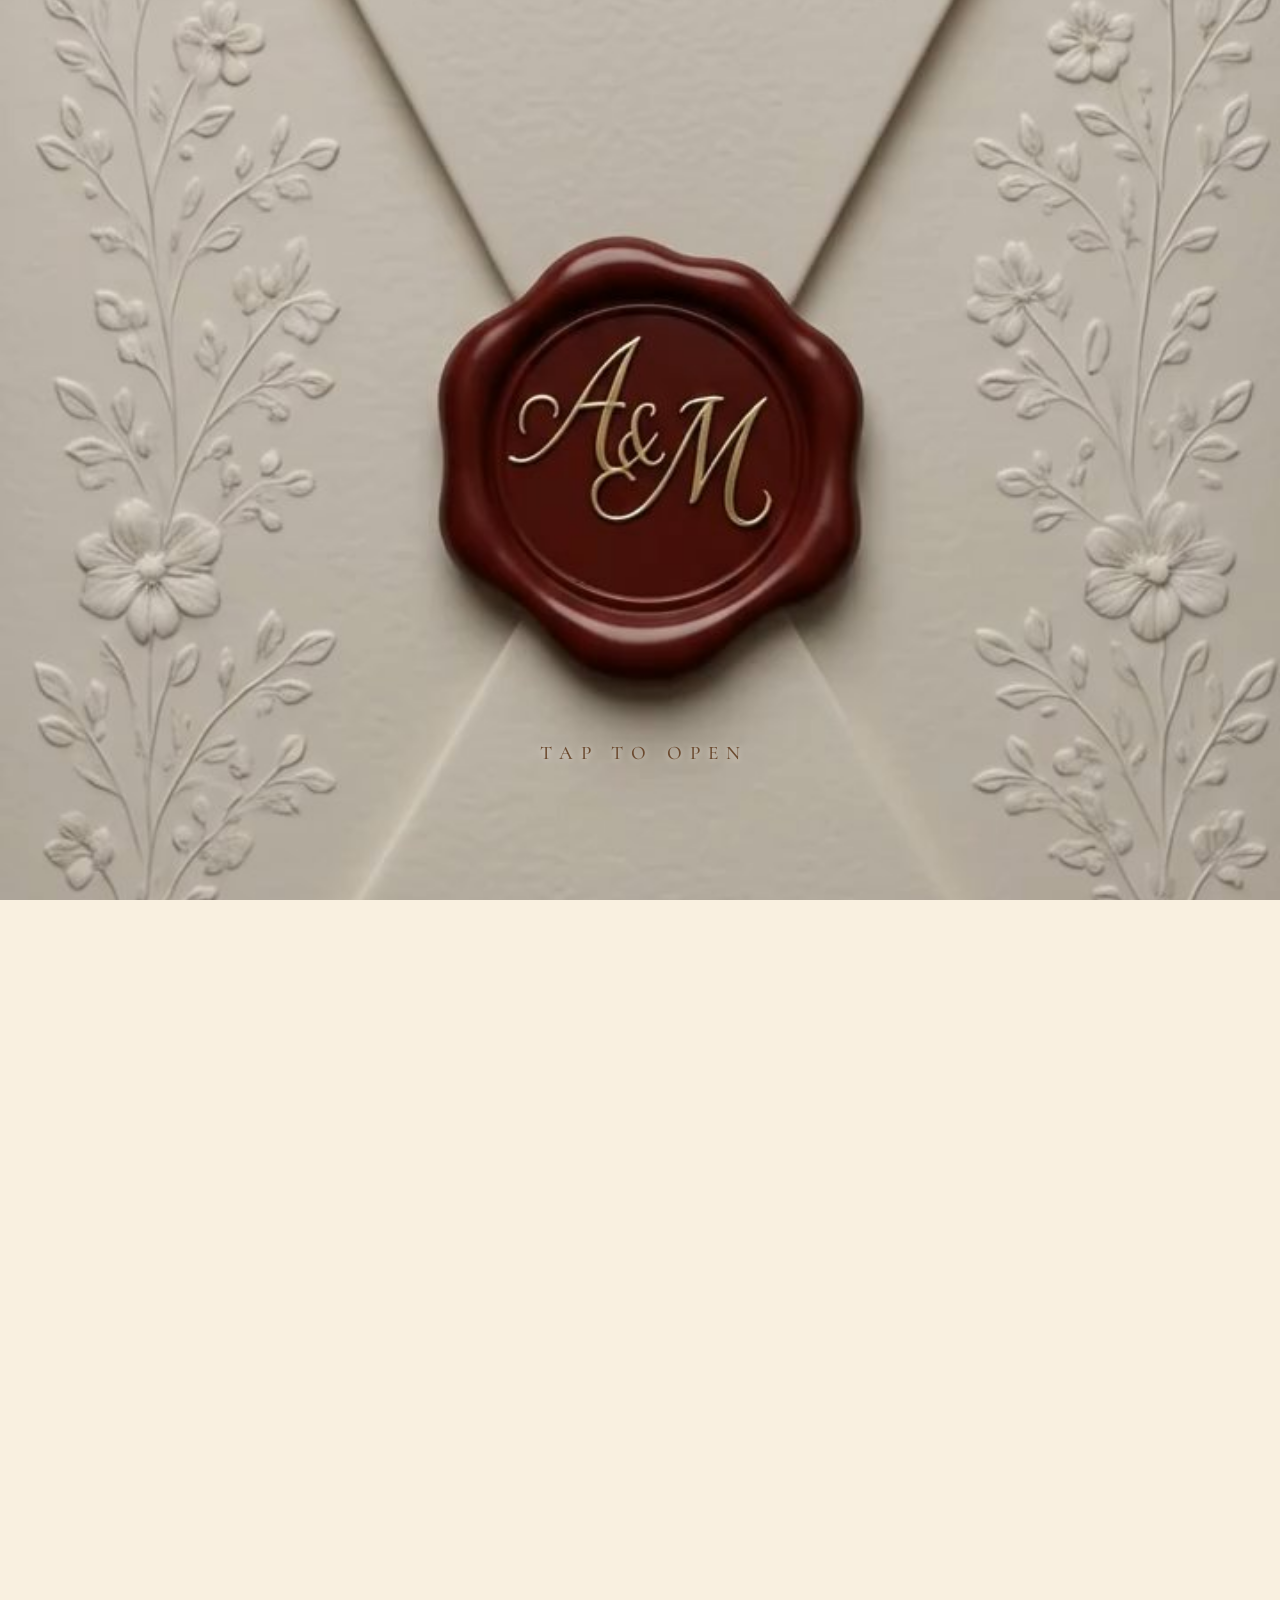
<file: index.html>
<!DOCTYPE html>
<html lang="en">
<head>
  <meta charset="UTF-8" />
  <meta name="viewport" content="width=device-width, initial-scale=1.0" />
  <!-- ═══════════════════════════════════════════════════════════
       EDIT ME: page title shown in the browser tab
       ═══════════════════════════════════════════════════════════ -->
  <title>Afeefa &amp; Muhammed — Wedding Invitation</title>
  <link rel="preconnect" href="https://fonts.googleapis.com" />
  <link rel="preconnect" href="https://fonts.gstatic.com" crossorigin />
  <link
    href="https://fonts.googleapis.com/css2?family=Cinzel:wght@400;500;600&family=Ovo&family=Great+Vibes&family=Cormorant+Garamond:wght@500;600&display=swap"
    rel="stylesheet"
  />
  <style>
/* ══════════════════════════════════════════════════════════════
   THE SACRED GARDEN — wedding invitation
   Palette + fonts (edit the variables to re-theme the whole site)
   ══════════════════════════════════════════════════════════════ */
:root {
  --cream:       #f9f0e0;
  --cream-soft:  #f6f1e8;
  --cream-deep:  #efe3cc;
  --gold:        #a67d2b;
  --gold-bright: #cda95a;
  --gold-deep:   #8a6620;
  --brown:       #6c513f;
  --brown-soft:  #846f61;
  --maroon:      #5a0f1b;
  --maroon-deep: #43060f;

  --font-head:   'Ovo', serif;   /* repointed: non-heading labels use the body serif */
  --font-body:   'Ovo', serif;
  --font-script: 'Great Vibes', cursive;
}

* { margin: 0; padding: 0; box-sizing: border-box; }

html { scroll-behavior: smooth; }

body {
  font-family: var(--font-body);
  background: var(--cream);
  color: var(--brown);
  overflow-x: hidden;
}
body.locked { overflow: hidden; height: 100dvh; }

/* ══════════════════════════════════════════════════════════════
   ENVELOPE INTRO — photoreal ivory envelope, blind-embossed
   florals, poured wax seal. Tap anywhere to open.
   ══════════════════════════════════════════════════════════════ */
.envelope-screen {
  position: fixed; inset: 0; z-index: 100;
  background: #ede6d8;
  cursor: pointer; outline: none;
  perspective: 1200px;
  overflow: hidden;
  touch-action: manipulation;
  transition: opacity 3s ease;
}
.envelope-screen.away { opacity: 0; visibility: hidden; pointer-events: none; }
.envelope-screen.env-fade { opacity: 0; }   /* the ~3s cross-fade into the invitation */
.env-video {
  position: absolute; inset: 0;
  width: 100%; height: 100%;
  object-fit: cover; object-position: center;
  background: #ede6d8;
}
.env-poster {
  position: absolute; inset: 0;
  width: 100%; height: 100%;
  object-fit: cover; object-position: center;
  z-index: 1;                 /* sits over the video until the first frame renders */
  transition: opacity .25s ease;
}
.env-poster.hidden { opacity: 0; }
.envelope-screen:focus-visible { outline: 3px solid var(--gold-bright); outline-offset: -6px; }

/* paper base + cotton grain */
.env-base {
  position: absolute; inset: 0;
  background: radial-gradient(115% 85% at 50% 42%, #f2ecdf 0%, #ede6d8 55%, #e2d8c2 100%);
}
.env-base::after, .env-flap::after {
  content: ""; position: absolute; inset: 0; pointer-events: none; opacity: .55;
  background-image: url("data:image/svg+xml;utf8,<svg xmlns='http://www.w3.org/2000/svg' width='120' height='120'><filter id='g'><feTurbulence type='fractalNoise' baseFrequency='0.9' numOctaves='2'/></filter><rect width='120' height='120' filter='url(%23g)' opacity='0.045'/></svg>");
}
.env-shading { position: absolute; inset: 0; width: 100%; height: 100%; }
/* side sprays: artwork on the right, mirrored copy on the left */
.env-strip {
  position: absolute; top: 50%;
  width: clamp(170px, 34vw, 340px); height: auto;
}
.env-strip.left { left: -2%; transform: translateY(-50%) scaleX(-1); }
.env-strip.right { right: -2%; transform: translateY(-50%); }
/* corner pair along the bottom flap edges (flipped copy of the top artwork) */
.base-pair {
  position: absolute; bottom: 0; left: 50%;
  width: min(92vw, 820px); height: auto;
  transform: translateX(-50%) rotate(180deg);
}

/* the top flap: separate sheet of paper, opens in 3D around its top edge */
.env-flap-wrap {
  position: absolute; inset: 0; z-index: 3;
  transform-origin: top center;
  filter: drop-shadow(0 2px 3px rgba(110, 85, 50, .32));
  pointer-events: none;
}
.envelope-screen.open .env-flap-wrap {
  animation: flap-open 3s cubic-bezier(.4, 0, .2, 1) .2s forwards;
}
@keyframes flap-open {
  from { transform: rotateX(0deg); }
  to   { transform: rotateX(-180deg); }
}
.env-flap {
  position: absolute; inset: 0;
  clip-path: polygon(0 0, 100% 0, 50% 47%);
  background: linear-gradient(180deg, #f2ecdf 0%, #ece4d3 55%, #e4dac4 100%);
}
.flap-edges { position: absolute; inset: 0; width: 100%; height: 100%; }
.flap-inside { position: absolute; inset: 0; background: #b3a081; opacity: 0; }
.envelope-screen.open .flap-inside {
  animation: flap-darken 3s cubic-bezier(.4, 0, .2, 1) .2s forwards;
}
@keyframes flap-darken {
  0%, 40% { opacity: 0; }
  65%     { opacity: .42; }
  100%    { opacity: .5; }
}
/* corner pair on the opening flap, angled along its edges */
.flap-pair {
  position: absolute; top: 0; left: 50%;
  width: min(92vw, 820px); height: auto;
  transform: translateX(-50%);
}

/* wax seal (photoreal PNG) */
.wax-seal {
  position: absolute; left: 50%; top: 47%;
  transform: translate(-50%, -50%);
  width: clamp(150px, 42vw, 185px);
  height: auto;
  z-index: 4;
  filter: drop-shadow(0 3px 4px rgba(58, 12, 18, .32)) drop-shadow(0 12px 18px rgba(58, 12, 18, .26));
  animation: seal-pulse 3.2s ease-in-out infinite;
  transition: transform .5s ease, opacity .45s ease;
  user-select: none;
  -webkit-user-drag: none;
}
.envelope-screen.open .wax-seal {
  transform: translate(-50%, -50%) scale(1.08);
  opacity: 0;
  transition: transform .25s ease-out, opacity .25s ease-out;
  animation: none;
}
@keyframes seal-pulse {
  0%, 100% { scale: 1; }
  50%      { scale: 1.04; }
}

/* tap hint */
.env-hint {
  position: absolute; left: 50%; bottom: clamp(9%, 15vh, 17%);
  transform: translateX(-50%);
  z-index: 4;
  margin: 0;
  font-family: 'Cormorant Garamond', var(--font-body), serif;
  font-weight: 500;
  font-size: clamp(.95rem, 3.2vw, 1.2rem);
  letter-spacing: .42em; text-indent: .42em;
  text-transform: uppercase;
  white-space: nowrap;
  color: #6b4a2f;
  text-shadow: 0 1px 6px rgba(255, 250, 244, .75);
  animation: soft-pulse 2.6s ease-in-out infinite;
  transition: opacity .4s ease;
}
.env-hint.hidden { opacity: 0; animation: none; }

@keyframes fade-down {
  from { opacity: 0; transform: translateY(-16px); }
  to   { opacity: 1; transform: translateY(0); }
}
@keyframes soft-pulse {
  0%, 100% { opacity: .45; }
  50%      { opacity: 1; }
}

/* ══════════════════════════════════════════════════════════════
   MAIN SITE
   ══════════════════════════════════════════════════════════════ */
.site { opacity: 0; transition: opacity 2.5s ease; }
.site.shown { opacity: 1; }

.container { width: min(92vw, 1080px); margin: 0 auto; text-align: center; }
.container.narrow { max-width: 720px; }
.welcome .container.narrow,
.schedule .container.narrow { max-width: min(96vw, 1060px); }
.section { padding: clamp(4rem, 10vw, 7rem) 0; }

/* scroll-reveal */
.reveal {
  opacity: 0;
  transform: translateY(28px);
  transition: opacity .9s ease, transform .9s cubic-bezier(.22, 1, .36, 1);
}
.reveal.visible { opacity: 1; transform: none; }
.reveal.d1 { transition-delay: .15s; }
.reveal.d2 { transition-delay: .3s; }
.reveal.d3 { transition-delay: .45s; }
.reveal.d4 { transition-delay: .6s; }

/* ── hero ── */
.hero {
  min-height: 100dvh;
  display: flex; align-items: center; justify-content: center;
  position: relative;
  overflow: hidden;
  background:
    radial-gradient(ellipse at 50% 20%, #fdf7ea 0%, var(--cream) 60%, var(--cream-soft) 100%);
}

/* full-screen background video — fades in with the site's crossfade */
.hero-video {
  position: absolute; inset: 0;
  width: 100%; height: 100%;
  object-fit: cover; object-position: center;
  z-index: 0;
  opacity: 0;
  transition: opacity 1.8s ease;
}
.site.shown .hero-video { opacity: 1; }
/* soft radial scrim: clearest in the centre, gently darker at the edges */
.hero-scrim {
  position: absolute; inset: 0; z-index: 1;
  pointer-events: none;
  background:
    radial-gradient(ellipse 78% 68% at 50% 42%,
      rgba(40, 26, 12, 0) 0%,
      rgba(40, 26, 12, .10) 52%,
      rgba(34, 22, 10, .34) 82%,
      rgba(28, 18, 8, .52) 100%);
}
/* dissolve the bottom of the video into the cream section — no hard seam */
.hero-fade {
  position: absolute; left: 0; right: 0; bottom: -1px;
  height: 9%; z-index: 1; pointer-events: none;
  background: linear-gradient(to bottom,
    rgba(249, 240, 224, 0)   0%,
    rgba(249, 240, 224, .26) 100%);
}
.hero-inner { text-align: center; padding: 2rem; z-index: 2; position: relative; }
.hero-eyebrow {
  font-family: var(--font-head);
  letter-spacing: .45em;
  text-transform: uppercase;
  font-size: clamp(.75rem, 2.4vw, .95rem);
  color: #6B4E3D;
  text-shadow: 0 1px 6px rgba(255, 250, 244, .75), 0 1px 2px rgba(255, 251, 246, .6);
}
.hero-names {
  font-family: var(--font-script);
  font-weight: 400;
  font-size: clamp(3rem, 12vw, 6.2rem);
  color: var(--gold);
  line-height: 1.15;
  margin: 1rem 0;
  text-shadow: 0 1px 4px rgba(74, 48, 20, .45), 0 2px 16px rgba(255, 250, 244, .35);
}
.hero-names .amp { font-size: .55em; vertical-align: .18em; color: var(--gold-deep); }
.hero-date {
  font-family: var(--font-head);
  font-size: clamp(1.05rem, 3.6vw, 1.5rem);
  letter-spacing: .4em;
  margin-top: 1.4rem;
  color: #6B4E3D;
  text-shadow: 0 1px 6px rgba(255, 250, 244, .75), 0 1px 2px rgba(255, 251, 246, .6);
}
.hero-tagline {
  margin-top: 1.6rem;
  font-style: italic;
  font-size: clamp(.95rem, 3vw, 1.15rem);
  color: #6B4E3D;
  line-height: 1.8;
  text-shadow: 0 1px 6px rgba(255, 250, 244, .75), 0 1px 2px rgba(255, 251, 246, .6);
}

/* ── torn-paper backdrop panels ── */
.paper-panel { position: relative; }
.paper-bg {
  position: absolute; inset: 0;
  width: 100%; height: 100%;
  object-fit: cover;               /* preserves the texture's proportions, no stretch */
  z-index: 0;
  pointer-events: none; user-select: none; -webkit-user-drag: none;
  filter: drop-shadow(0 12px 24px rgba(58, 38, 16, .3));
}
.paper-content { position: relative; z-index: 1; }

/* welcome paper renders as the full PNG in flow — uncropped, all four torn edges visible */
.welcome-paper .paper-bg {
  /* full image in flow: trimmed PNG has torn edges flush to its own edges, so at 98vw
     the torn left/right edges reach the screen sides AND all four edges stay visible */
  position: relative; inset: auto;
  display: block; width: 100%; height: auto;
  object-fit: fill;
  filter: none;                                  /* no drop shadow */
  -webkit-mask-image: none; mask-image: none;    /* no fade/crop */
}
/* text sits centred on top of the full paper image */
.welcome-paper .paper-content {
  position: absolute; inset: 0;
  display: flex; flex-direction: column; justify-content: center;
  padding: clamp(30px, 5vw, 68px) clamp(48px, 9vw, 130px);
}
/* text sits centred on top of the full paper image */
/* lift the section so the paper tucks up under the florals and overlaps the video */
.welcome { margin-top: -92px; position: relative; z-index: 2; }

/* welcome card: heading + paragraph, generous padding keeps torn edges clear of the text */
.welcome-paper {
  /* full-bleed breakout: escapes the centred .container width cap entirely */
  width: 98vw;
  margin-left: calc(50% - 49vw);
  margin-right: calc(50% - 49vw);
}
/* text stays a comfortable centred column, not stretched to the edges */
.welcome-paper .lead { max-width: 620px; margin-left: auto; margin-right: auto; }
.welcome-paper .script { margin-top: 0; }
.bismillah {
  direction: rtl;
  font-size: clamp(1.15rem, 4.2vw, 1.7rem);
  line-height: 1.9;
  color: var(--gold-deep);
  margin: 0 0 .7rem;
}

/* floral drapes bridging the video seam onto the Assalamu Alaikum paper */
.welcome-floral {
  position: absolute;
  top: clamp(-172px, -15vw, -80px);   /* drapes down over the paper's top edge */
  width: clamp(185px, 34vw, 375px);   /* ~24% larger corner cluster */
  z-index: 5;
  pointer-events: none;
}
.welcome-floral.left  { left: -3%; }                          /* pushed into the far top-left corner */
.welcome-floral.right { right: -3%; transform: scaleX(-1); }  /* mirror; far top-right corner */
.floral-img {
  display: block; width: 100%; height: auto;
  user-select: none; -webkit-user-drag: none;
  transform-origin: top center;
  filter: drop-shadow(0 9px 14px rgba(58, 38, 16, .24));
  animation: floral-breathe 4.6s ease-in-out infinite;   /* both sides share timing -> in sync */
}
@keyframes floral-breathe {
  0%, 100% { transform: scale(1);    opacity: 1;   }
  50%      { transform: scale(1.03); opacity: .95; }
}
@media (prefers-reduced-motion: reduce) {
  .floral-img { animation: none; }
}

/* schedule card: timeline aspect (~1.23) already matches the paper (~1.29) */
.schedule-paper {
  /* full-bleed breakout: escapes the centred .container width cap entirely */
  width: 98vw;
  margin: 3rem calc(50% - 49vw) 0;
  padding: clamp(44px, 6vw, 78px) clamp(50px, 8vw, 104px);
}
.schedule-paper .timeline { margin-top: 1.8rem; max-width: 560px; margin-left: auto; margin-right: auto; }

.gold-rule {
  display: flex; align-items: center; justify-content: center; gap: .8rem;
  color: #e7cf9c;
  filter: drop-shadow(0 1px 4px rgba(40, 24, 8, .5));
}
.gold-rule span {
  display: block; height: 1px; width: clamp(50px, 14vw, 110px);
  background: linear-gradient(90deg, transparent, #e7cf9c, transparent);
}
.gold-rule i { font-style: normal; font-size: 1.2rem; }

.corner {
  position: absolute;
  width: clamp(130px, 26vw, 230px);
  color: var(--gold);
  opacity: .5;
  z-index: 1;
}
.corner-tl { top: 0; left: 0; }
.corner-br { bottom: 0; right: 0; }

/* floating petals */
.petals { position: absolute; inset: 0; pointer-events: none; overflow: hidden; }
.petal {
  position: absolute;
  top: -6vh;
  width: 14px; height: 10px;
  border-radius: 80% 20% 80% 20%;
  background: linear-gradient(135deg, var(--gold-bright), var(--gold));
  opacity: 0;
  animation: petal-fall linear infinite;
}
.petal:nth-child(3n)   { background: linear-gradient(135deg, #e7c9cf, #cf9aa5); }
.petal:nth-child(4n)   { background: linear-gradient(135deg, #d8ba72, #b48c3d); }
@keyframes petal-fall {
  0%   { transform: translate(0, -6vh) rotate(0deg);           opacity: 0; }
  8%   { opacity: .85; }
  50%  { transform: translate(var(--sway), 50vh) rotate(200deg); }
  92%  { opacity: .7; }
  100% { transform: translate(calc(var(--sway) * -.4), 108vh) rotate(420deg); opacity: 0; }
}

/* ── shared headings ── */
.section-title {
  font-family: var(--font-script);   /* same script as "Assalamu Alaikum" */
  font-weight: 400;
  font-size: clamp(2rem, 6.5vw, 3rem);
  letter-spacing: normal;
  text-transform: none;
  color: var(--gold);                /* same gold as "Assalamu Alaikum" */
}
.section-sub {
  font-style: italic;
  color: var(--brown-soft);
  margin-top: .6rem;
  letter-spacing: .06em;
}
.script {
  font-family: var(--font-script);
  font-weight: 400;
  font-size: clamp(2.2rem, 8vw, 3.4rem);
  color: var(--gold);
  margin: 1.2rem 0;
}
.lead { font-size: clamp(1rem, 3vw, 1.2rem); line-height: 2; color: var(--brown); }
.divider-branch { width: min(60vw, 240px); color: var(--gold); }

/* ── countdown ── */
.countdown-section {
  background: var(--cream);   /* plain cream gap between the two torn-edged papers */
  padding-top: clamp(1.5rem, 4vw, 2.75rem);
  padding-bottom: clamp(1.5rem, 4vw, 2.75rem);
}
.countdown {
  display: flex; align-items: center; justify-content: center;
  gap: clamp(.4rem, 2vw, 1.2rem);
  margin-top: 2.4rem;
  flex-wrap: wrap;
}
.count-box {
  background: #fffaf0;
  border: 1px solid var(--cream-deep);
  border-bottom: 3px solid var(--gold);
  border-radius: 8px;
  padding: clamp(.8rem, 3vw, 1.4rem) clamp(.9rem, 3.4vw, 1.6rem);
  min-width: clamp(70px, 18vw, 110px);
  box-shadow: 0 10px 30px -14px rgba(108, 81, 63, .35);
}
.count-box span {
  display: block;
  font-family: var(--font-head);
  font-size: clamp(1.7rem, 6vw, 2.6rem);
  color: var(--gold);
}
.count-box small {
  display: block;
  margin-top: .3rem;
  letter-spacing: .25em;
  text-transform: uppercase;
  font-size: .62rem;
  color: var(--brown-soft);
}
.count-sep { font-family: var(--font-head); font-size: 1.6rem; color: var(--gold); }
@media (max-width: 480px) { .count-sep { display: none; } }

/* ── MOBILE / phone tweaks (desktop unaffected) ── */
@media (max-width: 600px) {
  /* 1: florals ~55% smaller and pushed further into the corners so the heading/text show */
  .welcome-floral { width: clamp(88px, 27vw, 132px); top: clamp(-84px, -13vw, -46px); }
  .welcome-floral.left  { left: -7%; }
  .welcome-floral.right { right: -7%; }

  /* 3: tighter, balanced countdown — neighbours' padding is what created the gaps */
  .welcome { padding-bottom: 1.5rem; }        /* was ~64px -> shrinks the gap ABOVE the countdown */
  .countdown-section { padding-top: 1rem; padding-bottom: 1rem; }
  .schedule { padding-top: 1.5rem; }          /* was ~64px -> shrinks the gap BELOW; matches welcome so it's even */
  .schedule-paper { margin-top: 0; }          /* drop the paper's 3rem top margin so above/below are equal */
  .countdown { flex-wrap: nowrap; gap: .4rem; margin-top: 1rem; width: 100%; }

  /* 2: all four boxes on one row */
  .count-sep { display: none; }
  .count-box {
    flex: 1 1 0; min-width: 0;
    padding: .55rem .2rem;
    border-radius: 7px;
    border-bottom-width: 2px;
    box-shadow: 0 6px 16px -10px rgba(108, 81, 63, .35);
  }
  .count-box span { font-size: clamp(1.15rem, 7vw, 1.8rem); }
  .count-box small { font-size: .46rem; letter-spacing: .04em; margin-top: .18rem; }

  /* WELCOME: let the paper grow to contain the text (cover), text flows in with
     balanced padding so the torn bottom edge sits below the last line */
  .welcome-paper .paper-bg {
    position: absolute; inset: 0;
    width: 100%; height: 100%;
    object-fit: cover;
  }
  .welcome-paper .paper-content {
    position: relative; inset: auto;
    display: block;
    padding: clamp(66px, 17vw, 104px) clamp(26px, 7vw, 46px) clamp(52px, 13vw, 84px);
  }
  .welcome-paper .script { font-size: clamp(1.65rem, 8.4vw, 2.25rem); line-height: 1.12; }
  .welcome-paper .lead   { font-size: clamp(.9rem, 3.8vw, 1.05rem); line-height: 1.6; }
  .bismillah { font-size: clamp(1rem, 4.4vw, 1.35rem); line-height: 1.7; margin-bottom: .5rem; }

  /* THE CELEBRATION: move the timeline block up and tighten the gap under the heading */
  .schedule-paper { padding-top: clamp(22px, 5vw, 38px); }
  .schedule-paper .timeline { margin-top: .8rem; }
  .schedule-paper .timeline-item { padding: .85rem 0; }
}

/* ── timeline ── */
.timeline {
  margin-top: 3rem;
  text-align: left;
  position: relative;
}
.timeline::before {
  content: "";
  position: absolute;
  left: 27px;
  top: 10px; bottom: 10px;
  width: 1.4px;
  background: linear-gradient(180deg, transparent, var(--gold) 12%, var(--gold) 88%, transparent);
}
.timeline-item {
  display: grid;
  grid-template-columns: 56px 1fr;
  align-items: center;
  padding: 1.1rem 0;
}
.tl-time {
  font-family: var(--font-head);
  font-size: clamp(.85rem, 2.6vw, 1.05rem);
  color: var(--gold);
  text-align: right;
}
.tl-dot {
  justify-self: center;
  width: 13px; height: 13px;
  border-radius: 50%;
  background: var(--cream);
  border: 2.5px solid var(--gold);
  box-shadow: 0 0 0 5px var(--cream);
  z-index: 1;
}
.tl-body h3 {
  font-family: var(--font-head);
  font-weight: 500;
  font-size: clamp(1rem, 3.2vw, 1.25rem);
  letter-spacing: .08em;
}
.tl-body p { color: var(--brown-soft); font-style: italic; margin-top: .15rem; }

/* ── location ── */
/* 3: tighten the gap between The Celebration and Where to Find Us */
.schedule { padding-bottom: clamp(1.5rem, 4vw, 2.75rem); }
.location { padding-top: clamp(1.5rem, 4vw, 2.75rem); }

.venue-name {
  font-family: var(--font-head);
  font-size: clamp(1.2rem, 4vw, 1.7rem);
  margin-top: 1.6rem;
  letter-spacing: .1em;
  color: var(--gold-deep);
}
.venue-address { color: var(--brown-soft); margin-top: .5rem; letter-spacing: .04em; }
.map-frame {
  margin: 2rem auto 0;
  border: 1px solid var(--cream-deep);
  border-radius: 12px;
  overflow: hidden;
  box-shadow: 0 18px 44px -20px rgba(108, 81, 63, .45);
}
.map-frame iframe { display: block; width: 100%; height: clamp(260px, 44vw, 380px); border: 0; }
/* sepia venue illustration — blends into the cream, softly grounded */
.venue-illustration {
  display: block;
  width: min(90%, 640px);
  height: auto;
  margin: clamp(1.6rem, 4vw, 2.8rem) auto clamp(.4rem, 1.5vw, 1rem);
  filter: drop-shadow(0 16px 16px rgba(96, 70, 32, .14));
}

.btn-outline, .btn-solid {
  display: inline-block;
  font-family: var(--font-head);
  letter-spacing: .22em;
  text-transform: uppercase;
  font-size: .8rem;
  padding: .95rem 2.2rem;
  border-radius: 40px;
  cursor: pointer;
  transition: all .35s ease;
  text-decoration: none;
}
.btn-outline {
  margin-top: 1.8rem;
  color: var(--gold-deep);
  border: 1.4px solid var(--gold);
  background: transparent;
}
.btn-outline:hover { background: var(--gold); color: var(--cream); }
.btn-solid {
  border: none;
  background: linear-gradient(135deg, var(--gold), var(--gold-deep));
  color: var(--cream);
  width: 100%;
}
.btn-solid:hover { filter: brightness(1.1); transform: translateY(-2px); }

/* ── notes ── */
.notes { background: var(--cream-soft); }
.notes-grid {
  margin-top: 2.6rem;
  display: grid;
  grid-template-columns: repeat(auto-fit, minmax(min(100%, 260px), 1fr));
  gap: 1.4rem;
}
.note-card {
  background: #fffaf0;
  border: 1px solid var(--cream-deep);
  border-radius: 14px;
  padding: 2.2rem 1.8rem;
  box-shadow: 0 14px 36px -20px rgba(108, 81, 63, .4);
}
.note-icon { width: 44px; height: 44px; color: var(--gold); margin-bottom: 1rem; }
.note-card h3 {
  font-family: var(--font-head);
  font-weight: 500;
  letter-spacing: .16em;
  text-transform: uppercase;
  font-size: 1rem;
  margin-bottom: .6rem;
}
.note-card p { color: var(--brown-soft); line-height: 1.8; }

/* ── RSVP ── */
.rsvp-seal {
  margin-top: 2.4rem;
  background: none; border: none; cursor: pointer;
  display: inline-flex; flex-direction: column; align-items: center; gap: .8rem;
}
.rsvp-seal-wax {
  width: 108px; aspect-ratio: 1;
  border-radius: 47% 53% 51% 49% / 53% 47% 55% 45%;
  background: radial-gradient(circle at 35% 30%, #7d2433 0%, var(--maroon) 45%, var(--maroon-deep) 100%);
  box-shadow:
    0 6px 18px rgba(67, 6, 15, .45),
    inset 0 2px 5px rgba(255, 235, 220, .25),
    inset 0 -4px 8px rgba(0, 0, 0, .35);
  display: flex; align-items: center; justify-content: center;
  transition: transform .4s ease;
  animation: seal-pulse 2.6s ease-in-out infinite;
}
.rsvp-seal:hover .rsvp-seal-wax { transform: scale(1.08) rotate(-4deg); }
.rsvp-seal-wax span {
  font-family: var(--font-head);
  color: #e9c9a8;
  letter-spacing: .18em;
  font-size: .85rem;
  border: 1px solid rgba(233, 201, 168, .55);
  border-radius: 50%;
  width: 74%; aspect-ratio: 1;
  display: flex; align-items: center; justify-content: center;
}
.rsvp-seal-label { font-style: italic; color: var(--brown-soft); letter-spacing: .12em; }
.rsvp-seal[aria-expanded="true"] { display: none; }

.rsvp-form {
  max-height: 0;
  opacity: 0;
  overflow: hidden;
  text-align: left;
  transition: max-height .9s cubic-bezier(.22, 1, .36, 1), opacity .7s ease .15s, margin .5s;
}
.rsvp-form.open { max-height: 1200px; opacity: 1; margin-top: 2rem; }
.rsvp-form label {
  display: block;
  margin-bottom: 1.3rem;
  font-family: var(--font-head);
  font-size: .8rem;
  letter-spacing: .18em;
  text-transform: uppercase;
  color: var(--brown);
}
.rsvp-form input,
.rsvp-form select,
.rsvp-form textarea {
  display: block;
  width: 100%;
  margin-top: .5rem;
  padding: .95rem 1.1rem;
  font-family: var(--font-body);
  font-size: 1rem;
  color: var(--brown);
  background: #fffaf0;
  border: 1px solid var(--cream-deep);
  border-radius: 8px;
  outline: none;
  transition: border-color .3s, box-shadow .3s;
}
.rsvp-form input:focus,
.rsvp-form select:focus,
.rsvp-form textarea:focus {
  border-color: var(--gold);
  box-shadow: 0 0 0 3px rgba(166, 125, 43, .15);
}
.rsvp-thanks {
  display: none;
  text-align: center;
  margin-top: 1.4rem;
  font-style: italic;
  font-size: 1.1rem;
  color: var(--gold-deep);
}
.rsvp-form.sent .rsvp-thanks { display: block; animation: fade-down .8s ease; }
.rsvp-form.sent .btn-solid,
.rsvp-form.sent label { display: none; }   /* message replaces the form on success */
.rsvp-error {
  display: none;
  text-align: center;
  margin-top: 1.1rem;
  font-style: italic;
  font-size: 1rem;
  color: var(--maroon);
}
.rsvp-form.error .rsvp-error { display: block; animation: fade-down .6s ease; }

/* ── closing ── */
.closing {
  padding: clamp(4rem, 10vw, 6.5rem) 0 clamp(5rem, 12vw, 8rem);
  background: linear-gradient(180deg, var(--cream) 0%, var(--cream-deep) 130%);
  text-align: center;
}
.closing-line { font-style: italic; color: var(--brown-soft); margin-top: 1.6rem; }
.closing-names { margin: .4rem 0 .8rem; }
.closing-date {
  font-family: var(--font-head);
  letter-spacing: .3em;
  font-size: .85rem;
  color: var(--brown-soft);
}

/* reduced motion: skip the 3D animation, simple 300ms crossfade instead */
@media (prefers-reduced-motion: reduce) {
  .wax-seal, .rsvp-seal-wax, .petal, .env-hint { animation: none !important; }
  .envelope-screen.open .env-flap-wrap, .envelope-screen.open .flap-inside { animation: none !important; }
  .envelope-screen, .site { transition-duration: .3s !important; transition-delay: 0s !important; }
  .reveal { transition-duration: .2s; }
}

  
/* ── background-music mute toggle ── */
.mute-btn {
  position: fixed;
  right: calc(1rem + env(safe-area-inset-right, 0px));
  bottom: calc(1.1rem + env(safe-area-inset-bottom, 0px));
  z-index: 300;
  width: 44px; height: 44px;
  display: grid; place-items: center;
  border-radius: 50%;
  border: 1px solid rgba(166, 125, 43, .35);
  background: rgba(249, 240, 224, .72);
  -webkit-backdrop-filter: blur(6px); backdrop-filter: blur(6px);
  color: var(--gold-deep);
  cursor: pointer;
  box-shadow: 0 4px 14px -4px rgba(108, 81, 63, .45);
  opacity: 0; pointer-events: none;             /* revealed once the invitation opens */
  transition: opacity .6s ease, transform .25s ease, background .25s ease;
}
.mute-btn.visible { opacity: 1; pointer-events: auto; }
.mute-btn:hover  { transform: scale(1.08); background: rgba(249, 240, 224, .95); }
.mute-btn:active { transform: scale(.94); }
.mute-btn:focus-visible { outline: 2px solid var(--gold); outline-offset: 2px; }
.mute-btn .ic { width: 22px; height: 22px; display: block; }
.mute-btn .ic-off { display: none; }
.mute-btn.muted .ic-on  { display: none; }
.mute-btn.muted .ic-off { display: block; }
@media (prefers-reduced-motion: reduce) {
  .mute-btn { transition: opacity .3s ease; }
  .mute-btn:hover, .mute-btn:active { transform: none; }
}
</style>
</head>
<body class="locked">

  <!-- background music (starts on the envelope tap) -->
  <audio id="bgMusic" loop preload="auto">
    <source src="background-music.mp3" type="audio/mpeg" />
  </audio>
  <!-- always-visible mute / unmute toggle -->
  <button id="muteBtn" class="mute-btn" type="button" aria-label="Mute background music" aria-pressed="false">
    <svg class="ic ic-on" viewBox="0 0 24 24" aria-hidden="true">
      <path d="M11 5 L6 9 H3 v6 h3 l5 4 Z" fill="currentColor" />
      <path d="M15.4 8.9 a4.1 4.1 0 0 1 0 6.2" fill="none" stroke="currentColor" stroke-width="1.6" stroke-linecap="round" />
      <path d="M18 6.6 a7.4 7.4 0 0 1 0 10.8" fill="none" stroke="currentColor" stroke-width="1.6" stroke-linecap="round" />
    </svg>
    <svg class="ic ic-off" viewBox="0 0 24 24" aria-hidden="true">
      <path d="M11 5 L6 9 H3 v6 h3 l5 4 Z" fill="currentColor" />
      <path d="M16 9.5 l5 5 M21 9.5 l-5 5" fill="none" stroke="currentColor" stroke-width="1.6" stroke-linecap="round" />
    </svg>
  </button>


  <!-- ════════════════════════════════════════════════════════════
       ENVELOPE INTRO — full-screen ivory envelope with embossed
       florals and a burgundy wax seal. Tap anywhere to open.
       ════════════════════════════════════════════════════════════ -->
  <!-- ════════════════════════════════════════════════════════════
       ENVELOPE INTRO — pre-rendered opening video. Poster (first frame)
       shows paused with a "TAP TO OPEN" prompt; tap plays it, then it
       cross-fades into the invitation over its final ~3s.
       ════════════════════════════════════════════════════════════ -->
  <div class="envelope-screen" id="envelopeScreen" role="button" tabindex="0" aria-label="Open the invitation">
    <video class="env-video" id="envVideo" muted playsinline preload="auto"
           poster="envelope-open-poster.jpg" aria-hidden="true">
      <source src="envelope-open.mp4" type="video/mp4" />
    </video>
    <!-- first-frame still held on top until the video actually paints a frame (no blank flash) -->
    <img class="env-poster" id="envPoster" src="envelope-open-poster.jpg" alt="" aria-hidden="true" />
    <p class="env-hint" id="envHint">Tap to Open</p>
  </div>

  <main class="site" id="site" aria-hidden="true">

    <!-- ── HERO ──────────────────────────────────────────────── -->
    <section class="hero">
      <!-- full-screen looping background video (muted + playsinline for mobile autoplay) -->
      <video class="hero-video" id="heroVideo" loop muted playsinline
             preload="auto" poster="invitation-bg-poster.jpg" aria-hidden="true">
        <source src="invitation-bg.mp4" type="video/mp4" />
      </video>
      <!-- legibility scrim: clearest at centre where the names sit, softly darker at the edges -->
      <div class="hero-scrim" aria-hidden="true"></div>
      <!-- bottom fade: video dissolves into the cream section below -->
      <div class="hero-fade" aria-hidden="true"></div>

      <div class="hero-inner">
        <p class="hero-eyebrow reveal">The Wedding Of</p>
        <!-- EDIT ME: your names -->
        <h1 class="hero-names reveal d1">Afeefa<br /><span class="amp">&amp;</span><br />Muhammed</h1>
        <div class="gold-rule reveal d2"><span></span><i>❦</i><span></span></div>
        <!-- EDIT ME: your wedding date -->
        <p class="hero-date reveal d3">15 . 08 . 2026</p>
      </div>

    </section>

    <!-- ── WELCOME ───────────────────────────────────────────── -->
    <section class="section welcome">
      <div class="container narrow">
        <div class="paper-panel welcome-paper reveal d1">
          <img class="paper-bg" src="paper-cutout1-trim.png" alt="" aria-hidden="true" />
          <div class="paper-content">
            <p class="bismillah">بِسْمِ ٱللّٰهِ ٱلرَّحْمَٰنِ ٱلرَّحِيمِ</p>
            <h2 class="script">Two Souls<br />One destiny<br />A Lifetime written by Allah</h2>
            <p class="lead">
              Dear Friends and Family<br />
              Join us for an evening of love, laughter, duas, and unforgettable memories as we begin our forever.
            </p>
          </div>
          <!-- floral drapes straddling the video/paper seam, hiding it -->
          <div class="welcome-floral left" aria-hidden="true"><img class="floral-img" src="floral-corner-web.png" alt="" draggable="false" /></div>
          <div class="welcome-floral right" aria-hidden="true"><img class="floral-img" src="floral-corner-web.png" alt="" draggable="false" /></div>
        </div>
      </div>
    </section>

    <!-- ── COUNTDOWN ─────────────────────────────────────────── -->
    <section class="section countdown-section">
      <div class="container">
        <h2 class="section-title reveal">Counting Down</h2>
        <div class="countdown reveal d2" id="countdown">
          <div class="count-box"><span id="cd-days">–</span><small>Days</small></div>
          <div class="count-sep">:</div>
          <div class="count-box"><span id="cd-hours">–</span><small>Hours</small></div>
          <div class="count-sep">:</div>
          <div class="count-box"><span id="cd-mins">–</span><small>Minutes</small></div>
          <div class="count-sep">:</div>
          <div class="count-box"><span id="cd-secs">–</span><small>Seconds</small></div>
        </div>
      </div>
    </section>

    <!-- ── SCHEDULE ──────────────────────────────────────────── -->
    <section class="section schedule">
      <div class="container narrow">
        <div class="paper-panel schedule-paper reveal">
          <img class="paper-bg" src="paper-cutout.png" alt="" aria-hidden="true" />
          <div class="paper-content">
          <h2 class="section-title">The Celebration</h2>
          <p class="section-sub">order of the day</p>
          <div class="timeline">
          <!-- EDIT ME: your schedule -->
          <div class="timeline-item reveal"><div class="tl-dot"></div><div class="tl-body"><h3>Guest Arrival</h3><p>Refreshments &amp; warm welcomes</p></div></div>
          <div class="timeline-item reveal"><div class="tl-dot"></div><div class="tl-body"><h3>Lunch</h3><p>Enjoy a delicious meal</p></div></div>
          <div class="timeline-item reveal"><div class="tl-dot"></div><div class="tl-body"><h3>Photo Moments</h3><p>Creating memories together</p></div></div>
          <div class="timeline-item reveal"><div class="tl-dot"></div><div class="tl-body"><h3>Celebration</h3><p>Laughter, conversations &amp; joyful moments</p></div></div>
          </div>
          </div>
        </div>
      </div>
    </section>

    <!-- ── LOCATION ──────────────────────────────────────────── -->
    <section class="section location">
      <div class="container narrow">
        <h2 class="section-title reveal">Where to Find Us</h2>
        <!-- EDIT ME: your venue -->
        <p class="venue-name reveal d1">VP House</p>
        <p class="venue-address reveal d2">Theru, Near Market, Kunhimangalam, Kannur</p>
        <!-- sepia line-art venue illustration, transparent PNG grounded on the cream -->
        <img class="venue-illustration reveal d3" src="venue-illustration-web.png" alt="Illustration of VP House" />
        <a class="btn-outline reveal d4" href="https://maps.app.goo.gl/KJwfX5rMFdKZCUjB9" target="_blank" rel="noopener">Get Directions</a>
      </div>
    </section>

    <!-- ── RSVP ──────────────────────────────────────────────── -->
    <section class="section rsvp">
      <div class="container narrow">
        <h2 class="section-title reveal">Will You Join Us?</h2>
        <!-- EDIT ME: RSVP deadline -->
        <p class="section-sub reveal d1">kindly respond by <strong>August 9</strong></p>

        <button class="rsvp-seal reveal d2" id="rsvpSeal" aria-expanded="false" aria-controls="rsvpForm">
          <span class="rsvp-seal-wax"><span>RSVP</span></span>
          <span class="rsvp-seal-label">tap to respond</span>
        </button>

        <form class="rsvp-form" id="rsvpForm" action="https://formspree.io/f/xpqgndag" method="POST" aria-hidden="true">
          <label>Your name
            <input type="text" name="Name" placeholder="Full name" required />
          </label>
          <label>Will you attend?
            <select name="Attending" required>
              <option value="" disabled selected>Please choose…</option>
              <option value="Joyfully accept">Joyfully accept</option>
              <option value="Regretfully decline">Regretfully decline</option>
            </select>
          </label>
          <label>Number of guests
            <input type="number" name="Guests" min="1" max="10" placeholder="e.g. 2" />
          </label>
          <button type="submit" class="btn-solid">Send RSVP</button>
          <p class="rsvp-thanks" id="rsvpThanks">Thank you — your RSVP has been received 💛</p>
          <p class="rsvp-error" id="rsvpError">Something went wrong — please try again.</p>
        </form>
      </div>
    </section>

    <!-- ── CLOSING ───────────────────────────────────────────── -->
    <footer class="closing">
      <div class="container narrow">
        <svg class="divider-branch reveal" viewBox="0 0 260 40" aria-hidden="true">
          <path d="M10 20 Q70 34 130 20 Q190 6 250 20" fill="none" stroke="currentColor" stroke-width="1.3"/>
          <circle cx="130" cy="20" r="4" fill="currentColor"/>
        </svg>
        <p class="closing-line reveal d1">With love and duas,</p>
        <!-- EDIT ME: your names -->
        <p class="closing-names script reveal d2">Afeefa &amp; Muhammed</p>
        <p class="closing-date reveal d3">15 August 2026</p>
      </div>
    </footer>
  </main>

  <script>
/* ══════════════════════════════════════════════════════════════
   EDIT ME: your wedding date & time (used by the countdown)
   Format: year, month name, day, time
   ══════════════════════════════════════════════════════════════ */
const WEDDING_DATE = new Date('2026-08-15T17:00:00');

/* ──────────────────────────────────────────────────────────────
   1. ENVELOPE OPENING SEQUENCE
   tap → seal breaks → flap lifts open → fade into the invitation
   ────────────────────────────────────────────────────────────── */
const envelopeScreen = document.getElementById('envelopeScreen');
const envVideo = document.getElementById('envVideo');
const envHint = document.getElementById('envHint');
const envPoster = document.getElementById('envPoster');
const heroVideo = document.getElementById('heroVideo');
const site = document.getElementById('site');
let opened = false;

// ── background music + mute toggle ──
const bgMusic = document.getElementById('bgMusic');
const muteBtn = document.getElementById('muteBtn');
let audioStarted = false;
function startMusic() {
  if (audioStarted || !bgMusic) return;
  audioStarted = true;
  bgMusic.volume = 0.5;                 // gentle
  const ap = bgMusic.play();
  if (ap && ap.catch) ap.catch(() => {});
}
function revealMuteBtn() { if (muteBtn) muteBtn.classList.add('visible'); }
if (muteBtn) {
  muteBtn.addEventListener('click', (e) => {
    e.stopPropagation();               // don't trigger the envelope open
    bgMusic.muted = !bgMusic.muted;
    muteBtn.classList.toggle('muted', bgMusic.muted);
    muteBtn.setAttribute('aria-pressed', String(bgMusic.muted));
    muteBtn.setAttribute('aria-label', bgMusic.muted ? 'Unmute background music' : 'Mute background music');
    if (!bgMusic.muted) startMusic();  // unmuting is a user gesture — safe to start
  });
}
// fallback: begin audio on the first interaction (covers the reduced-motion path)
['pointerdown', 'keydown', 'touchstart'].forEach((ev) =>
  document.addEventListener(ev, startMusic, { once: true, passive: true }));

const reduceMotion = window.matchMedia('(prefers-reduced-motion: reduce)').matches;

// reveal the invitation underneath (it is already rendered, just faded)
function showSite() {
  document.body.classList.remove('locked');
  site.classList.add('shown');
  site.setAttribute('aria-hidden', 'false');
  revealOnScroll();
  revealMuteBtn();
  // swan video plays from the very start as the welcome page is revealed
  if (heroVideo) {
    try { heroVideo.currentTime = 0; } catch (e) {}
    const hp = heroVideo.play();
    if (hp && hp.catch) hp.catch(() => {});
  }
}

if (reduceMotion) {
  // skip the video entirely — straight to the invitation
  if (envelopeScreen) envelopeScreen.remove();
  showSite();
} else {
  const FADE_AT = 7;          // start fading the video out at 7s
  const FADE_MS = 3000;       // over the final ~3s, cross-fading into the site
  let fading = false;

  function startFade() {
    if (fading) return;
    fading = true;
    envelopeScreen.classList.add('env-fade');   // 3s opacity fade
    showSite();                                  // invitation fades in underneath
    setTimeout(() => envelopeScreen.remove(), FADE_MS + 250);
  }

  function openInvitation() {
    if (opened) return;
    opened = true;                               // disable further taps
    startMusic();                                // the tap gesture starts the music
    envHint.classList.add('hidden');
    envelopeScreen.style.cursor = 'default';
    try { envVideo.currentTime = 0; } catch (e) {}
    const hidePoster = () => { if (envPoster) envPoster.classList.add('hidden'); };
    envVideo.addEventListener('timeupdate', hidePoster, { once: true });  // fires after a frame is painted
    envVideo.addEventListener('playing', hidePoster, { once: true });
    const p = envVideo.play();
    if (p && p.catch) p.catch(() => { hidePoster(); startFade(); }); // if blocked, drop poster + reveal site
    setTimeout(hidePoster, 600);                                     // safety fallback
  }

  // trigger the fade near the 7s mark
  envVideo.addEventListener('timeupdate', () => {
    if (envVideo.currentTime >= FADE_AT) startFade();
  });
  envVideo.addEventListener('ended', startFade); // fallback

  envelopeScreen.addEventListener('click', openInvitation);
  envelopeScreen.addEventListener('keydown', (e) => {
    if (e.key === 'Enter' || e.key === ' ') {
      e.preventDefault();
      openInvitation();
    }
  });
}

/* ──────────────────────────────────────────────────────────────
   2. FLOATING PETALS in the hero
   ────────────────────────────────────────────────────────────── */
function startPetals() {
  const holder = document.getElementById('petals');
  if (!holder || holder.childElementCount) return;
  const COUNT = 16;
  for (let i = 0; i < COUNT; i++) {
    const p = document.createElement('span');
    p.className = 'petal';
    const size = 9 + Math.random() * 9;
    p.style.left = Math.random() * 100 + '%';
    p.style.width = size + 'px';
    p.style.height = size * 0.72 + 'px';
    p.style.setProperty('--sway', (Math.random() * 120 - 60) + 'px');
    p.style.animationDuration = 9 + Math.random() * 9 + 's';
    p.style.animationDelay = -Math.random() * 14 + 's';
    holder.appendChild(p);
  }
}

/* ──────────────────────────────────────────────────────────────
   3. SCROLL-REVEAL animations
   ────────────────────────────────────────────────────────────── */
const observer = new IntersectionObserver(
  (entries) => {
    entries.forEach((entry) => {
      if (entry.isIntersecting) {
        entry.target.classList.add('visible');
        observer.unobserve(entry.target);
      }
    });
  },
  { threshold: 0.18 }
);
document.querySelectorAll('.reveal').forEach((el) => observer.observe(el));

// force-check reveals already in view (used right after the envelope opens)
function revealOnScroll() {
  document.querySelectorAll('.hero .reveal').forEach((el) => el.classList.add('visible'));
}

/* ──────────────────────────────────────────────────────────────
   4. Gentle PARALLAX on the hero florals
   ────────────────────────────────────────────────────────────── */
const parallaxEls = document.querySelectorAll('.parallax');
window.addEventListener(
  'scroll',
  () => {
    const y = window.scrollY;
    parallaxEls.forEach((el) => {
      el.style.translate = `0 ${y * parseFloat(el.dataset.speed || 0)}px`;
    });
  },
  { passive: true }
);

/* ──────────────────────────────────────────────────────────────
   5. LIVE COUNTDOWN
   ────────────────────────────────────────────────────────────── */
const cd = {
  days: document.getElementById('cd-days'),
  hours: document.getElementById('cd-hours'),
  mins: document.getElementById('cd-mins'),
  secs: document.getElementById('cd-secs'),
};

function tick() {
  const diff = Math.max(0, WEDDING_DATE - Date.now());
  const s = Math.floor(diff / 1000);
  cd.days.textContent = String(Math.floor(s / 86400));
  cd.hours.textContent = String(Math.floor((s % 86400) / 3600)).padStart(2, '0');
  cd.mins.textContent = String(Math.floor((s % 3600) / 60)).padStart(2, '0');
  cd.secs.textContent = String(s % 60).padStart(2, '0');
}
tick();
setInterval(tick, 1000);

/* ──────────────────────────────────────────────────────────────
   6. RSVP — wax seal opens the form
   ────────────────────────────────────────────────────────────── */
const rsvpSeal = document.getElementById('rsvpSeal');
const rsvpForm = document.getElementById('rsvpForm');

rsvpSeal.addEventListener('click', () => {
  rsvpForm.classList.add('open');
  rsvpForm.setAttribute('aria-hidden', 'false');
  rsvpSeal.setAttribute('aria-expanded', 'true');
});

/* RSVP submits to Formspree via AJAX so we can show an inline confirmation
   instead of redirecting to Formspree's default page. */
rsvpForm.addEventListener('submit', async (e) => {
  e.preventDefault();
  const btn = rsvpForm.querySelector('button[type="submit"]');
  const original = btn.textContent;
  rsvpForm.classList.remove('error');
  btn.disabled = true;
  btn.textContent = 'Sending…';
  try {
    const res = await fetch(rsvpForm.action, {
      method: 'POST',
      body: new FormData(rsvpForm),
      headers: { Accept: 'application/json' },
    });
    if (res.ok) {
      rsvpForm.classList.add('sent');        // message replaces the form
    } else {
      rsvpForm.classList.add('error');
      btn.disabled = false;
      btn.textContent = original;
    }
  } catch (err) {
    rsvpForm.classList.add('error');
    btn.disabled = false;
    btn.textContent = original;
  }
});

</script>
</body>
</html>
</file>
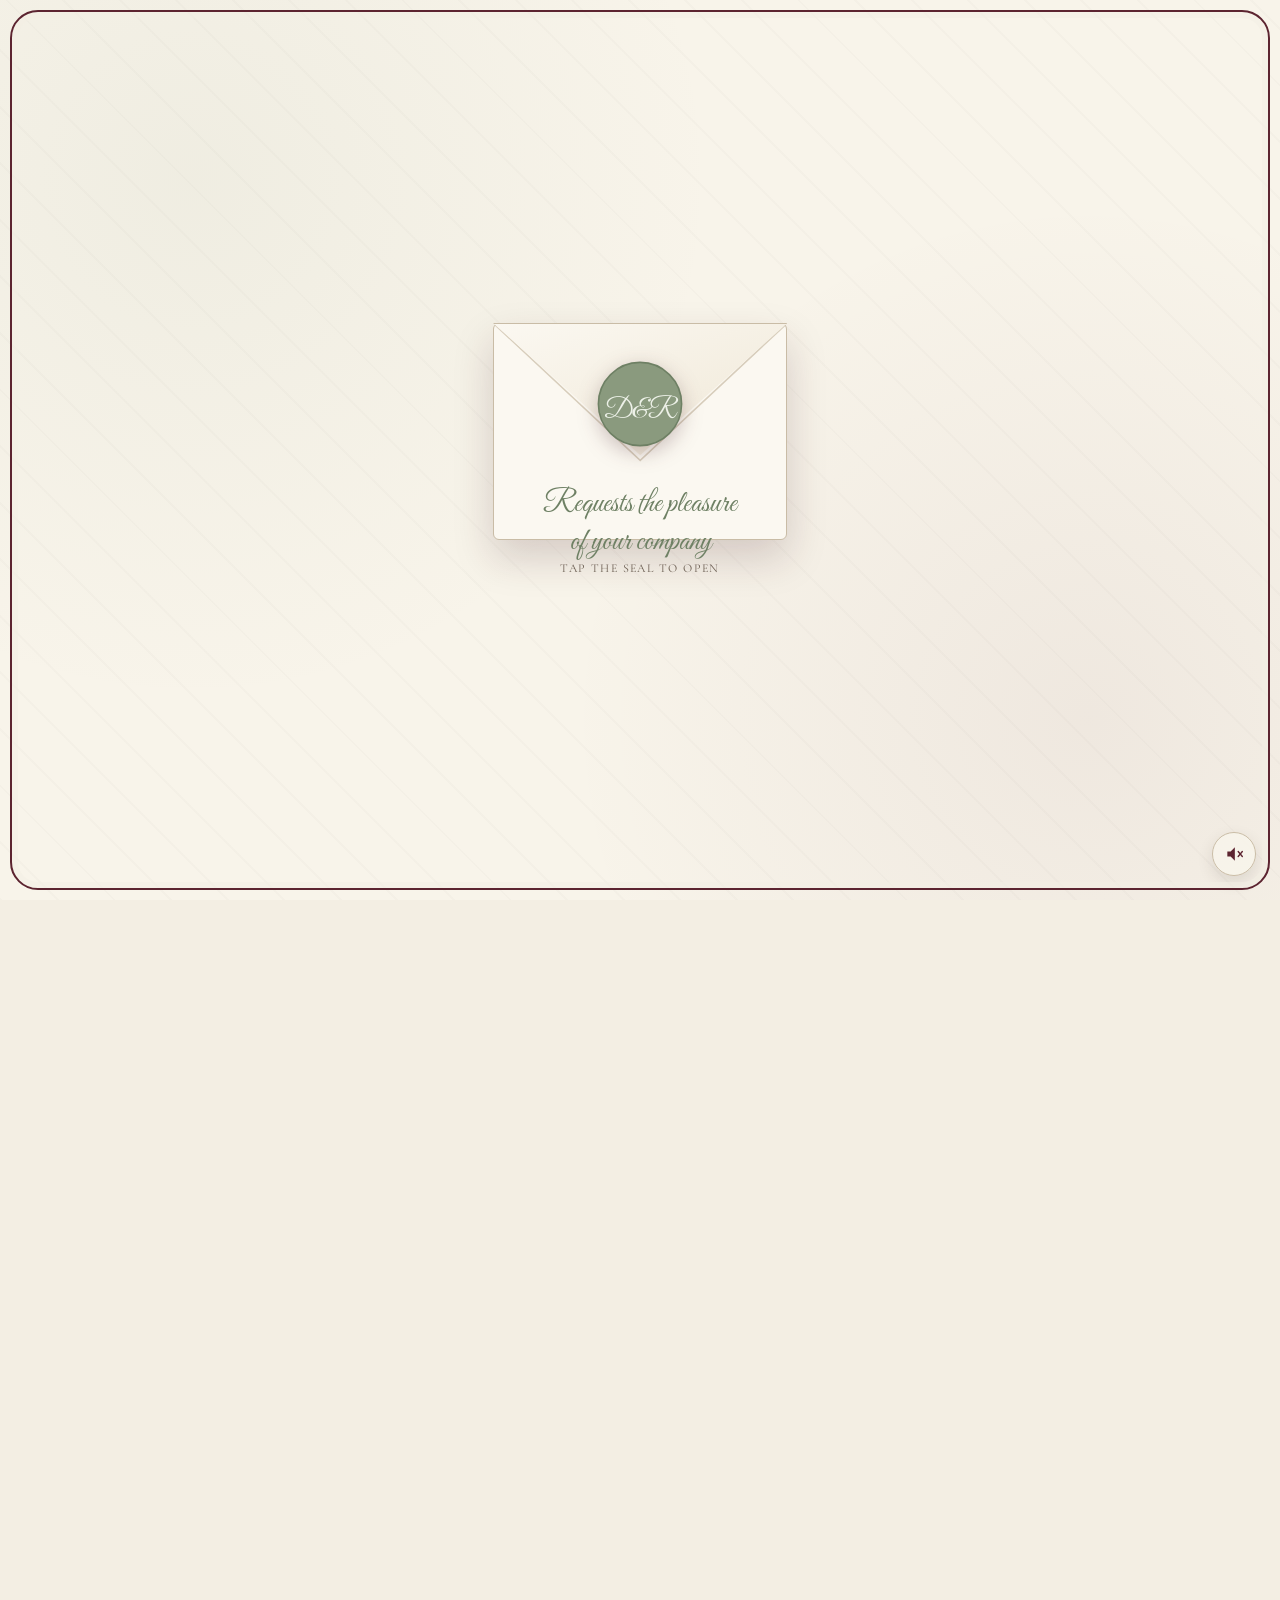
<file: previous-site/index.html>
<!DOCTYPE html>
<html lang="en">
<head>
<meta charset="UTF-8">
<meta name="viewport" content="width=device-width, initial-scale=1, viewport-fit=cover">
<title>Diana &amp; Richard — Save the Date</title>
<meta name="description" content="You are cordially invited to the wedding of Diana & Richard, 23 July 2026, The Peninsula Hotel Istanbul.">

<!-- Fonts: elegant script + refined serif, matching the reference mood board -->
<link rel="preconnect" href="https://fonts.googleapis.com">
<link rel="preconnect" href="https://fonts.gstatic.com" crossorigin>
<link href="https://fonts.googleapis.com/css2?family=Great+Vibes&family=Cormorant+Garamond:ital,wght@0,400;0,500;0,600;1,400;1,500&family=Cormorant:wght@400;500;600&display=swap" rel="stylesheet">

<link rel="stylesheet" href="css/style.css">
</head>
<body>

<!-- Decorative fixed picture-frame border, echoes the bordered mockup in the reference -->
<div class="page-frame" aria-hidden="true"></div>

<!-- ============ SOUND TOGGLE (persists across whole experience) ============ -->
<button id="soundToggle" class="sound-toggle" type="button" aria-pressed="false" aria-label="Play background music">
  <svg class="icon-mute" viewBox="0 0 24 24" aria-hidden="true"><path d="M4 9v6h4l5 5V4L8 9H4z" fill="currentColor"/><line x1="17" y1="9" x2="22" y2="15" stroke="currentColor" stroke-width="1.6" stroke-linecap="round"/><line x1="22" y1="9" x2="17" y2="15" stroke="currentColor" stroke-width="1.6" stroke-linecap="round"/></svg>
  <svg class="icon-unmute" viewBox="0 0 24 24" aria-hidden="true"><path d="M4 9v6h4l5 5V4L8 9H4z" fill="currentColor"/><path d="M16.5 8.5a5 5 0 0 1 0 7" fill="none" stroke="currentColor" stroke-width="1.6" stroke-linecap="round"/><path d="M18.8 6a8.5 8.5 0 0 1 0 12" fill="none" stroke="currentColor" stroke-width="1.6" stroke-linecap="round"/></svg>
</button>
<audio id="bgAudio" loop preload="none">
  <!-- Add your own royalty-free ambient track here, e.g. assets/audio/ambience.mp3 -->
  <source src="assets/audio/ambience.mp3" type="audio/mpeg">
</audio>

<!-- ============ LANGUAGE TOGGLE (persists once invitation is open) ============ -->
<div class="lang-toggle" id="langToggle" role="group" aria-label="Language">
  <button type="button" class="lang-btn is-active" data-lang="en">EN</button>
  <button type="button" class="lang-btn" data-lang="de">DE</button>
</div>

<!-- ================================================================
     GATE — Screen 1: closed envelope with wax seal
     ================================================================ -->
<div class="gate" id="gate">
  <div class="gate-paper" aria-hidden="true"></div>
  <div class="gate-inner">
    <button type="button" class="envelope" id="envelopeBtn" aria-label="Open your wedding invitation">
      <span class="envelope-shadow" aria-hidden="true"></span>
      <span class="envelope-body" aria-hidden="true">
        <svg class="envelope-fold" viewBox="0 0 300 190" preserveAspectRatio="none" aria-hidden="true">
          <path d="M0 0 L150 120 L300 0" fill="none" stroke="var(--color-border)" stroke-width="1.5"/>
        </svg>
      </span>
      <span class="envelope-flap" id="envelopeFlap" aria-hidden="true"></span>

      <span class="wax-seal" id="waxSeal" aria-hidden="true">
        <svg viewBox="0 0 120 120" class="wax-seal-half wax-seal-half--left">
          <defs>
            <clipPath id="clipLeft"><rect x="0" y="0" width="60" height="120"/></clipPath>
          </defs>
          <g clip-path="url(#clipLeft)">
            <circle cx="60" cy="60" r="52" class="wax-fill"/>
            <text x="60" y="76" text-anchor="middle" class="wax-monogram">D&amp;R</text>
            <circle cx="60" cy="60" r="52" class="wax-ring"/>
          </g>
        </svg>
        <svg viewBox="0 0 120 120" class="wax-seal-half wax-seal-half--right">
          <defs>
            <clipPath id="clipRight"><rect x="60" y="0" width="60" height="120"/></clipPath>
          </defs>
          <g clip-path="url(#clipRight)">
            <circle cx="60" cy="60" r="52" class="wax-fill"/>
            <text x="60" y="76" text-anchor="middle" class="wax-monogram">D&amp;R</text>
            <circle cx="60" cy="60" r="52" class="wax-ring"/>
          </g>
        </svg>
      </span>

      <span class="gate-caption" data-i18n="gate.caption">Requests the pleasure<br>of your company</span>
    </button>
    <p class="gate-hint" data-i18n="gate.hint">Tap the seal to open</p>
  </div>
</div>

<!-- ================================================================
     CURTAIN STAGE — Screen 2: floral arch + ribbon bow untying
     ================================================================ -->
<div class="curtain-stage" id="curtainStage" aria-hidden="true">
  <div class="curtain-panel curtain-panel--left" id="curtainLeft">
    <svg viewBox="0 0 300 600" preserveAspectRatio="xMaxYMin slice" class="floral-arch">
      <use href="#floralCluster" x="40" y="0" transform="scale(1.3)"/>
      <use href="#floralCluster" x="0" y="120" transform="scale(0.8)"/>
    </svg>
  </div>
  <div class="curtain-panel curtain-panel--right" id="curtainRight">
    <svg viewBox="0 0 300 600" preserveAspectRatio="xMinYMin slice" class="floral-arch">
      <use href="#floralCluster" x="-140" y="0" transform="scale(1.3)"/>
      <use href="#floralCluster" x="-100" y="120" transform="scale(0.8)"/>
    </svg>
  </div>
  <div class="ribbon-bow" id="ribbonBow" aria-hidden="true">
    <svg viewBox="0 0 220 140" class="ribbon-svg">
      <g id="ribbonLoopLeft" class="ribbon-loop ribbon-loop--left">
        <path d="M100 70 C 40 10, 10 30, 15 70 C 10 110, 40 130, 100 70 Z" class="ribbon-fill"/>
        <path d="M100 70 C 40 10, 10 30, 15 70 C 10 110, 40 130, 100 70 Z" class="ribbon-shade"/>
      </g>
      <g id="ribbonLoopRight" class="ribbon-loop ribbon-loop--right">
        <path d="M120 70 C 180 10, 210 30, 205 70 C 210 110, 180 130, 120 70 Z" class="ribbon-fill"/>
        <path d="M120 70 C 180 10, 210 30, 205 70 C 210 110, 180 130, 120 70 Z" class="ribbon-shade"/>
      </g>
      <g id="ribbonTails" class="ribbon-tails">
        <path d="M100 78 L82 138 L100 128 L118 138 Z" class="ribbon-fill"/>
        <path d="M120 78 L138 138 L120 128 L102 138 Z" class="ribbon-fill"/>
      </g>
      <rect x="98" y="58" width="24" height="24" rx="4" class="ribbon-knot"/>
    </svg>
  </div>
</div>

<!-- Reusable floral cluster symbol, referenced via <use> throughout the site -->
<svg width="0" height="0" style="position:absolute" aria-hidden="true">
  <symbol id="floralCluster" viewBox="0 0 160 160">
    <g class="floral-leaf">
      <path d="M80 150 C 60 110, 60 70, 80 20 C 100 70, 100 110, 80 150 Z"/>
    </g>
    <g class="floral-petal">
      <circle cx="55" cy="55" r="16"/>
      <circle cx="80" cy="40" r="18"/>
      <circle cx="108" cy="55" r="16"/>
      <circle cx="65" cy="80" r="13"/>
      <circle cx="95" cy="80" r="13"/>
    </g>
    <g class="floral-petal floral-petal--alt">
      <circle cx="40" cy="90" r="11"/>
      <circle cx="120" cy="90" r="11"/>
      <circle cx="80" cy="105" r="12"/>
    </g>
  </symbol>
  <symbol id="yachtIcon" viewBox="0 0 96 64">
    <path d="M8 44 L88 44 L78 56 L18 56 Z" fill="none" stroke="currentColor" stroke-width="2"/>
    <path d="M24 44 L24 16 L54 44 Z" fill="none" stroke="currentColor" stroke-width="2"/>
    <line x1="24" y1="16" x2="24" y2="8" stroke="currentColor" stroke-width="2"/>
    <line x1="4" y1="44" x2="92" y2="44" stroke="currentColor" stroke-width="2"/>
  </symbol>
  <symbol id="hotelIcon" viewBox="0 0 96 72">
    <rect x="16" y="20" width="64" height="46" fill="none" stroke="currentColor" stroke-width="2"/>
    <path d="M10 20 L48 4 L86 20" fill="none" stroke="currentColor" stroke-width="2"/>
    <line x1="32" y1="32" x2="32" y2="56" stroke="currentColor" stroke-width="1.6"/>
    <line x1="48" y1="32" x2="48" y2="56" stroke="currentColor" stroke-width="1.6"/>
    <line x1="64" y1="32" x2="64" y2="56" stroke="currentColor" stroke-width="1.6"/>
  </symbol>
  <symbol id="columnIcon" viewBox="0 0 60 260">
    <rect x="10" y="0" width="40" height="14"/>
    <rect x="18" y="14" width="24" height="230"/>
    <rect x="10" y="244" width="40" height="16"/>
    <line x1="24" y1="20" x2="24" y2="238" stroke="var(--color-background)" stroke-width="1.5"/>
    <line x1="30" y1="20" x2="30" y2="238" stroke="var(--color-background)" stroke-width="1.5"/>
    <line x1="36" y1="20" x2="36" y2="238" stroke="var(--color-background)" stroke-width="1.5"/>
  </symbol>
  <symbol id="monogramMark" viewBox="0 0 140 140">
    <circle cx="70" cy="70" r="66" fill="none" stroke="currentColor" stroke-width="1.5"/>
    <circle cx="70" cy="70" r="58" fill="none" stroke="currentColor" stroke-width="1"/>
    <text x="70" y="90" text-anchor="middle" class="monogram-text">D&amp;R</text>
  </symbol>
</svg>

<!-- ================================================================
     MAIN SITE — revealed after gate + curtain animation
     ================================================================ -->
<main class="site" id="site" aria-hidden="true" inert>

  <!-- Screen 3: Hero invitation -->
  <section class="hero" id="hero">
    <div class="hero-arch" aria-hidden="true">
      <svg viewBox="0 0 400 160" preserveAspectRatio="none" class="floral-arch floral-arch--top">
        <use href="#floralCluster" x="-20" y="-40" transform="scale(1.1)"/>
        <use href="#floralCluster" x="260" y="-40" transform="scale(1.1)"/>
      </svg>
    </div>

    <svg class="monogram" viewBox="0 0 140 140" aria-hidden="true">
      <use href="#monogramMark"/>
    </svg>

    <h1 class="names" data-i18n="hero.names">Diana &amp; Richard</h1>

    <p class="request-line" data-i18n="hero.request1">We request the pleasure of your company</p>
    <p class="request-line" data-i18n="hero.request2">to celebrate our wedding on</p>

    <div class="date-block">
      <span class="date-line" aria-hidden="true"></span>
      <span class="date-month" data-i18n="hero.month">JULY</span>
      <span class="date-day">23</span>
      <span class="date-year">2026</span>
      <span class="date-line" aria-hidden="true"></span>
    </div>
    <p class="weekday" data-i18n="hero.weekday">THURSDAY</p>

    <p class="held-at" data-i18n="hero.heldAt">TO BE HELD AT</p>
    <p class="venue-name" data-i18n="hero.venue">The Peninsula Hotel Istanbul</p>
    <p class="held-time" data-i18n="hero.time">AT SIX O&rsquo;CLOCK IN THE EVENING</p>

    <div class="hero-scene" aria-hidden="true">
      <svg viewBox="0 0 400 120" preserveAspectRatio="none" class="hero-water">
        <path d="M0 60 Q 100 30 200 55 T 400 50 V120 H0 Z" class="water-fill"/>
        <use href="#yachtIcon" x="150" y="20" width="90" height="60" class="hero-boat"/>
      </svg>
    </div>

    <button type="button" class="scroll-hint" id="scrollHint">
      <span data-i18n="hero.scrollHint">Keep scrolling &amp; RSVP</span>
      <svg viewBox="0 0 24 24" width="18" height="18" aria-hidden="true"><path d="M6 9l6 6 6-6" fill="none" stroke="currentColor" stroke-width="2" stroke-linecap="round" stroke-linejoin="round"/></svg>
    </button>
  </section>

  <!-- Screen 4: Countdown -->
  <section class="countdown-section" id="countdownSection">
    <svg class="column column--left" aria-hidden="true"><use href="#columnIcon"/></svg>
    <svg class="column column--right" aria-hidden="true"><use href="#columnIcon"/></svg>

    <div class="countdown-inner reveal-group">
      <h2 class="script-title reveal-item" data-i18n="countdown.title">Countdown</h2>
      <p class="tracked-caption reveal-item" data-i18n="countdown.subtitle">UNTIL 23 JULY 2026</p>

      <div class="countdown-timer reveal-item" id="countdownTimer" aria-live="polite">
        <div class="countdown-unit">
          <span class="countdown-value" data-unit="days">00</span>
          <span class="countdown-label" data-i18n="countdown.days">DAYS</span>
        </div>
        <span class="countdown-sep">|</span>
        <div class="countdown-unit">
          <span class="countdown-value" data-unit="hours">00</span>
          <span class="countdown-label" data-i18n="countdown.hours">HOURS</span>
        </div>
        <span class="countdown-sep">|</span>
        <div class="countdown-unit">
          <span class="countdown-value" data-unit="minutes">00</span>
          <span class="countdown-label" data-i18n="countdown.minutes">MINUTES</span>
        </div>
        <span class="countdown-sep countdown-sep--desktop">|</span>
        <div class="countdown-unit countdown-unit--desktop">
          <span class="countdown-value" data-unit="seconds">00</span>
          <span class="countdown-label" data-i18n="countdown.seconds">SECONDS</span>
        </div>
      </div>
    </div>
  </section>

  <!-- Screen 5 & 6: The Celebrations — itinerary cards -->
  <section class="celebrations" id="celebrations">
    <h2 class="script-title reveal-item" data-i18n="celebrations.title">The Celebrations</h2>

    <article class="event-card reveal-item">
      <svg class="event-icon" viewBox="0 0 96 64" aria-hidden="true"><use href="#yachtIcon"/></svg>
      <p class="event-label" data-i18n="event1.label">Welcome Cruise on the Bosphorus</p>
      <p class="event-venue" data-i18n="event1.venue1">The Peninsula</p>
      <p class="event-venue event-venue--sub" data-i18n="event1.venue2">Private Quay</p>
      <p class="event-desc" data-i18n="event1.desc">Departing from The Peninsula Private Quay</p>
      <span class="event-divider" aria-hidden="true"></span>
      <p class="event-date" data-i18n="event1.date">22 July 2026</p>
      <p class="event-time" data-i18n="event1.time">6:30 P.M.</p>
      <a class="event-map" href="https://maps.google.com/?q=The+Peninsula+Istanbul" target="_blank" rel="noopener" data-i18n="event1.map">View on Map</a>
    </article>

    <article class="event-card reveal-item">
      <svg class="event-icon" viewBox="0 0 96 72" aria-hidden="true"><use href="#hotelIcon"/></svg>
      <p class="event-label" data-i18n="event2.label">Wedding</p>
      <p class="event-venue" data-i18n="event2.venue1">The Peninsula</p>
      <p class="event-venue event-venue--sub" data-i18n="event2.venue2">Hotel Istanbul</p>
      <p class="event-desc" data-i18n="event2.desc">Ceremony &amp; reception overlooking the Bosphorus</p>
      <span class="event-divider" aria-hidden="true"></span>
      <p class="event-date" data-i18n="event2.date">23 July 2026</p>
      <p class="event-time" data-i18n="event2.time">6:00 P.M.</p>
      <a class="event-map" href="https://maps.google.com/?q=The+Peninsula+Istanbul" target="_blank" rel="noopener" data-i18n="event2.map">View on Map</a>
    </article>
  </section>

  <!-- RSVP -->
  <section class="rsvp-section" id="rsvpSection">
    <h2 class="script-title reveal-item" data-i18n="rsvp.title">RSVP</h2>
    <p class="tracked-caption reveal-item" data-i18n="rsvp.subtitle">Kindly respond by 1 June 2026</p>

    <form class="rsvp-form reveal-item" id="rsvpForm" novalidate>
      <label class="field">
        <span data-i18n="rsvp.nameLabel">Full name</span>
        <input type="text" name="name" required autocomplete="name">
      </label>

      <fieldset class="field field--radio">
        <legend data-i18n="rsvp.attendingLabel">Will you be attending?</legend>
        <label><input type="radio" name="attending" value="yes" checked> <span data-i18n="rsvp.yes">Joyfully yes</span></label>
        <label><input type="radio" name="attending" value="no"> <span data-i18n="rsvp.no">Regretfully no</span></label>
      </fieldset>

      <label class="field">
        <span data-i18n="rsvp.guestsLabel">Number of guests</span>
        <input type="number" name="guests" min="1" max="6" value="1" inputmode="numeric">
      </label>

      <label class="field">
        <span data-i18n="rsvp.messageLabel">Message for the couple (optional)</span>
        <textarea name="message" rows="3"></textarea>
      </label>

      <button type="submit" class="submit-btn" data-i18n="rsvp.submit">Send RSVP</button>
    </form>

    <div class="rsvp-thanks" id="rsvpThanks" role="status" hidden>
      <svg viewBox="0 0 140 140" width="48" height="48" aria-hidden="true"><use href="#monogramMark"/></svg>
      <p data-i18n="rsvp.thanks">Thank you! Your response has been noted with love.</p>
    </div>
  </section>

  <footer class="site-footer">
    <svg class="footer-monogram" viewBox="0 0 140 140" aria-hidden="true"><use href="#monogramMark"/></svg>
    <p data-i18n="footer.line">With love, Diana &amp; Richard</p>
  </footer>
</main>

<script src="js/i18n.js"></script>
<script src="js/main.js"></script>
</body>
</html>
</file>
<file: previous-site/css/style.css>
/* =========================================================================
   Diana & Richard — Wedding Invitation
   Palette: cream paper, sage green wax/accent, deep burgundy frame & ink
   Typography: Great Vibes (signature script) + Cormorant (serif body/caps)
   ========================================================================= */

:root {
  /* Color tokens */
  --color-background: #F3EEE3;
  --color-paper: #F8F4EA;
  --color-card: #FBF8F1;
  --color-foreground: #3A2E27;
  --color-muted-foreground: #6E6155;
  --color-border: #C9BCA6;
  --color-burgundy: #5C2430;
  --color-burgundy-deep: #3E1620;
  --color-sage: #8A9A7E;
  --color-sage-deep: #6E8064;
  --color-gold: #B08D4F;
  --color-ring: #8A9A7E;

  /* Type */
  --font-script: 'Great Vibes', cursive;
  --font-serif: 'Cormorant Garamond', 'Cormorant', serif;

  /* Spacing scale (8pt) */
  --space-1: 8px;
  --space-2: 16px;
  --space-3: 24px;
  --space-4: 32px;
  --space-5: 48px;
  --space-6: 64px;
  --space-7: 96px;

  /* Motion */
  --ease-out: cubic-bezier(0.16, 1, 0.3, 1);
  --dur-fast: 200ms;
  --dur-med: 400ms;
}

/* ---------------------------------------------------------------- reset */
*, *::before, *::after { box-sizing: border-box; }
html { scroll-behavior: smooth; }
@media (prefers-reduced-motion: reduce) {
  html { scroll-behavior: auto; }
  *, *::before, *::after { animation-duration: 0.001ms !important; animation-iteration-count: 1 !important; transition-duration: 0.001ms !important; }
}

body {
  margin: 0;
  min-height: 100dvh;
  background: var(--color-background);
  color: var(--color-foreground);
  font-family: var(--font-serif);
  font-size: 16px;
  line-height: 1.6;
  -webkit-font-smoothing: antialiased;
  overflow-x: hidden;
}
body.gate-open { overflow: hidden; }

button { font-family: inherit; cursor: pointer; }
a { color: inherit; }
img, svg { display: block; max-width: 100%; }

/* -------------------------------------------------------- decorative frame
   Fixed burgundy rounded frame around the viewport, echoing the reference
   mockup border. Purely decorative, sits above content, ignores pointer. */
.page-frame {
  position: fixed;
  inset: 10px;
  border: 2.5px solid var(--color-burgundy);
  border-radius: 28px;
  pointer-events: none;
  z-index: 60;
  box-shadow: inset 0 0 0 6px rgba(243, 238, 227, 0.55);
}
@media (max-width: 480px) {
  .page-frame { inset: 6px; border-radius: 20px; }
}

/* ================================================================= gate */
.gate {
  position: fixed;
  inset: 0;
  z-index: 40;
  display: grid;
  place-items: center;
  background: var(--color-paper);
  transition: opacity 700ms var(--ease-out), visibility 700ms;
}
.gate.is-hidden { opacity: 0; visibility: hidden; pointer-events: none; }

.gate-paper {
  position: absolute;
  inset: 0;
  background-image:
    radial-gradient(circle at 15% 20%, rgba(138,154,126,0.08), transparent 40%),
    radial-gradient(circle at 85% 80%, rgba(92,36,48,0.06), transparent 40%),
    repeating-linear-gradient(45deg, rgba(58,46,39,0.02) 0 2px, transparent 2px 40px);
}

.gate-inner {
  position: relative;
  display: flex;
  flex-direction: column;
  align-items: center;
  gap: var(--space-3);
  padding: var(--space-3);
}

.envelope {
  position: relative;
  width: min(78vw, 320px);
  aspect-ratio: 3 / 2;
  border: none;
  background: transparent;
  padding: 0;
  perspective: 1200px;
  display: flex;
  align-items: flex-end;
  justify-content: center;
  border-radius: 8px;
}
.envelope:focus-visible { outline: 3px solid var(--color-sage); outline-offset: 6px; }

.envelope-shadow {
  position: absolute;
  inset: 6% 4% -8% 4%;
  background: var(--color-card);
  border-radius: 6px;
  box-shadow: 0 18px 40px rgba(62,22,32,0.18);
  border: 1px solid var(--color-border);
}
.envelope-body {
  position: absolute;
  inset: 6% 4% -8% 4%;
  border-radius: 6px;
  overflow: hidden;
}
.envelope-fold { position: absolute; inset: 0; width: 100%; height: 100%; opacity: 0.7; }

.envelope-flap {
  position: absolute;
  top: 6%;
  left: 4%;
  right: 4%;
  height: 62%;
  background: linear-gradient(160deg, var(--color-card), #EFE7D6);
  clip-path: polygon(0 0, 100% 0, 50% 100%);
  border: 1px solid var(--color-border);
  border-bottom: none;
  transform-origin: top center;
  transform: rotateX(0deg);
  transition: transform 900ms var(--ease-out);
  will-change: transform;
}
.envelope.is-open .envelope-flap { transform: rotateX(-178deg); }

.wax-seal {
  position: absolute;
  top: 44%;
  left: 50%;
  transform: translate(-50%, -50%);
  width: 30%;
  min-width: 64px;
  aspect-ratio: 1;
  z-index: 3;
  filter: drop-shadow(0 6px 10px rgba(62,22,32,0.25));
}
.wax-seal-half { position: absolute; inset: 0; width: 100%; height: 100%; transition: transform 650ms var(--ease-out), opacity 650ms var(--ease-out); }
.wax-fill { fill: var(--color-sage); }
.wax-ring { fill: none; stroke: var(--color-sage-deep); stroke-width: 2; }
.wax-monogram { font-family: var(--font-script); font-size: 34px; fill: #EDF1E8; }
.envelope.is-open .wax-seal-half--left { transform: translate(-60%, 10%) rotate(-25deg); opacity: 0; }
.envelope.is-open .wax-seal-half--right { transform: translate(60%, 10%) rotate(25deg); opacity: 0; }

.gate-caption {
  position: absolute;
  bottom: -18%;
  left: 0;
  right: 0;
  text-align: center;
  font-family: var(--font-script);
  font-size: clamp(22px, 5vw, 30px);
  color: var(--color-sage-deep);
  line-height: 1.25;
  transition: opacity var(--dur-med) var(--ease-out);
}
.envelope.is-open .gate-caption { opacity: 0; }

.gate-hint {
  font-family: var(--font-serif);
  letter-spacing: 0.12em;
  text-transform: uppercase;
  font-size: 12px;
  color: var(--color-muted-foreground);
  animation: hint-pulse 2.2s ease-in-out infinite;
}
@keyframes hint-pulse { 0%,100% { opacity: 0.55; } 50% { opacity: 1; } }

/* ======================================================= curtain stage */
.curtain-stage {
  position: fixed;
  inset: 0;
  z-index: 30;
  overflow: hidden;
  visibility: hidden;
  pointer-events: none;
}
.curtain-stage.is-active { visibility: visible; }

.curtain-panel {
  position: absolute;
  top: 0;
  bottom: 0;
  width: 52%;
  background: linear-gradient(180deg, #EFE9DA, var(--color-paper) 70%);
  transition: transform 1100ms var(--ease-out);
}
.curtain-panel--left { left: 0; transform: translateX(0); }
.curtain-panel--right { right: 0; transform: translateX(0); }
.curtain-stage.is-opening .curtain-panel--left { transform: translateX(-105%); }
.curtain-stage.is-opening .curtain-panel--right { transform: translateX(105%); }

.floral-arch { position: absolute; top: 0; width: 100%; height: 55%; color: var(--color-sage); }
.floral-leaf path { fill: var(--color-sage-deep); opacity: 0.85; }
.floral-petal circle { fill: var(--color-card); stroke: var(--color-border); stroke-width: 1; }
.floral-petal--alt circle { fill: var(--color-sage); opacity: 0.5; }

.ribbon-bow {
  position: absolute;
  top: 38%;
  left: 50%;
  width: min(46vw, 220px);
  transform: translate(-50%, -50%);
  transition: opacity 500ms var(--ease-out) 500ms;
}
.curtain-stage.is-opening .ribbon-bow { opacity: 0; }
.ribbon-fill { fill: var(--color-card); stroke: var(--color-border); stroke-width: 1; }
.ribbon-shade { fill: rgba(58,46,39,0.06); }
.ribbon-knot { fill: var(--color-card); stroke: var(--color-border); stroke-width: 1; }
.ribbon-loop { transform-origin: 60px 70px; transition: transform 700ms var(--ease-out); }
.ribbon-loop--right { transform-origin: 160px 70px; }
.ribbon-tails { transition: transform 700ms var(--ease-out) 150ms, opacity 700ms var(--ease-out) 150ms; transform-origin: 110px 78px; }
.curtain-stage.is-opening .ribbon-loop--left { transform: rotate(-70deg) scale(0.3) translate(-40px, 10px); }
.curtain-stage.is-opening .ribbon-loop--right { transform: rotate(70deg) scale(0.3) translate(40px, 10px); }
.curtain-stage.is-opening .ribbon-tails { transform: translateY(60px); opacity: 0; }

/* ================================================================= site */
.site { position: relative; z-index: 10; opacity: 0; transition: opacity 900ms var(--ease-out); }
.site.is-visible { opacity: 1; }

section { position: relative; padding: var(--space-6) var(--space-3); max-width: 720px; margin: 0 auto; text-align: center; }

.script-title { font-family: var(--font-script); font-size: clamp(34px, 7vw, 48px); color: var(--color-sage-deep); margin: 0 0 var(--space-2); }
.tracked-caption { letter-spacing: 0.16em; text-transform: uppercase; font-size: 13px; color: var(--color-muted-foreground); margin: 0 0 var(--space-4); }

/* ---- hero ---- */
.hero { min-height: 100dvh; display: flex; flex-direction: column; align-items: center; justify-content: center; padding-top: var(--space-7); padding-bottom: var(--space-6); }
.hero-arch { position: absolute; top: 0; left: 0; right: 0; height: 140px; overflow: hidden; }
.monogram { width: 84px; height: 84px; color: var(--color-burgundy); margin-bottom: var(--space-3); }
.monogram-text { font-family: var(--font-script); font-size: 40px; fill: var(--color-burgundy); }
.names { font-family: var(--font-script); font-size: clamp(40px, 9vw, 64px); color: var(--color-burgundy); margin: 0 0 var(--space-3); font-weight: 400; }
.request-line { margin: 0; font-size: 15px; letter-spacing: 0.02em; color: var(--color-foreground); }
.request-line + .request-line { margin-bottom: var(--space-4); }

.date-block { display: flex; align-items: center; justify-content: center; gap: var(--space-2); margin: var(--space-2) 0 var(--space-1); }
.date-line { width: 40px; height: 1px; background: var(--color-border); }
.date-month, .date-year { font-size: 14px; letter-spacing: 0.14em; color: var(--color-muted-foreground); }
.date-day { font-size: clamp(36px, 8vw, 52px); font-weight: 600; color: var(--color-burgundy); line-height: 1; }
.weekday { letter-spacing: 0.16em; font-size: 12px; color: var(--color-muted-foreground); margin: 0 0 var(--space-4); }

.held-at { letter-spacing: 0.16em; font-size: 12px; color: var(--color-muted-foreground); margin: 0; }
.venue-name { font-family: var(--font-script); font-size: clamp(26px, 6vw, 36px); color: var(--color-sage-deep); margin: var(--space-1) 0; }
.held-time { letter-spacing: 0.1em; font-size: 12px; color: var(--color-muted-foreground); margin: 0 0 var(--space-5); }

.hero-scene { position: absolute; bottom: 64px; left: 0; right: 0; height: 100px; opacity: 0.9; }
.water-fill { fill: rgba(138,154,126,0.18); }
.hero-boat { color: var(--color-burgundy); }

.scroll-hint {
  position: absolute;
  bottom: var(--space-3);
  left: 50%;
  transform: translateX(-50%);
  background: none;
  border: none;
  display: flex;
  flex-direction: column;
  align-items: center;
  gap: 4px;
  letter-spacing: 0.12em;
  text-transform: uppercase;
  font-size: 11px;
  color: var(--color-muted-foreground);
  animation: bounce 2s ease-in-out infinite;
}
@keyframes bounce { 0%, 100% { transform: translate(-50%, 0); } 50% { transform: translate(-50%, 6px); } }

/* ---- countdown ---- */
.countdown-section { min-height: 90dvh; display: flex; align-items: center; justify-content: center; }
.column { position: absolute; top: 0; height: 100%; width: 60px; color: var(--color-sage); opacity: 0.5; }
.column--left { left: var(--space-2); }
.column--right { right: var(--space-2); }
@media (max-width: 640px) { .column { display: none; } }

.countdown-inner { position: relative; }
.countdown-timer { display: flex; align-items: baseline; justify-content: center; gap: var(--space-2); flex-wrap: wrap; }
.countdown-unit { display: flex; flex-direction: column; align-items: center; min-width: 56px; }
.countdown-value { font-size: clamp(28px, 6vw, 40px); font-variant-numeric: tabular-nums; color: var(--color-burgundy); font-weight: 600; }
.countdown-label { font-size: 10px; letter-spacing: 0.12em; color: var(--color-muted-foreground); }
.countdown-sep { color: var(--color-border); font-size: 24px; }
@media (max-width: 420px) { .countdown-sep--desktop, .countdown-unit--desktop { display: none; } }

/* ---- celebrations / events ---- */
.event-card {
  background: var(--color-card);
  border: 1px solid var(--color-border);
  border-radius: 20px;
  padding: var(--space-5) var(--space-3) var(--space-4);
  margin: 0 0 var(--space-4);
  box-shadow: 0 10px 30px rgba(58,46,39,0.06);
}
.event-icon { width: 56px; height: 40px; margin: 0 auto var(--space-2); color: var(--color-burgundy); }
.event-label { letter-spacing: 0.14em; text-transform: uppercase; font-size: 12px; color: var(--color-muted-foreground); margin: 0 0 var(--space-2); }
.event-venue { font-family: var(--font-script); font-size: 28px; color: var(--color-sage-deep); margin: 0; }
.event-venue--sub { font-size: 22px; margin-bottom: var(--space-2); }
.event-desc { font-size: 14px; color: var(--color-muted-foreground); max-width: 34ch; margin: 0 auto var(--space-3); }
.event-divider { display: block; width: 48px; height: 1px; background: var(--color-border); margin: 0 auto var(--space-3); }
.event-date { font-size: 14px; margin: 0; }
.event-time { font-family: var(--font-serif); font-style: italic; font-size: 15px; margin: 0 0 var(--space-3); }
.event-map { display: inline-block; letter-spacing: 0.12em; text-transform: uppercase; font-size: 11px; text-decoration: none; border-bottom: 1px solid var(--color-burgundy); color: var(--color-burgundy); padding-bottom: 2px; min-height: 44px; line-height: 44px; }

/* ---- RSVP ---- */
.rsvp-form { display: flex; flex-direction: column; gap: var(--space-3); text-align: left; margin-top: var(--space-3); }
.field { display: flex; flex-direction: column; gap: 6px; font-size: 13px; letter-spacing: 0.04em; color: var(--color-muted-foreground); }
.field input[type="text"], .field input[type="number"], .field textarea {
  font: inherit; font-size: 16px; padding: 12px 14px; border-radius: 10px; border: 1px solid var(--color-border);
  background: var(--color-card); color: var(--color-foreground); min-height: 44px;
}
.field textarea { min-height: 88px; resize: vertical; }
.field input:focus-visible, .field textarea:focus-visible { outline: 2px solid var(--color-sage); outline-offset: 1px; }
.field--radio { border: none; padding: 0; margin: 0; }
.field--radio legend { padding: 0 0 6px; }
.field--radio label { display: inline-flex; align-items: center; gap: 8px; margin-right: var(--space-3); min-height: 44px; color: var(--color-foreground); }

.submit-btn {
  align-self: center;
  margin-top: var(--space-2);
  padding: 14px 40px;
  min-height: 44px;
  border-radius: 999px;
  border: 1px solid var(--color-burgundy);
  background: var(--color-burgundy);
  color: #F8F4EA;
  letter-spacing: 0.12em;
  text-transform: uppercase;
  font-size: 12px;
  transition: background var(--dur-fast) var(--ease-out), transform var(--dur-fast) var(--ease-out);
}
.submit-btn:hover { background: var(--color-burgundy-deep); }
.submit-btn:active { transform: scale(0.97); }
.submit-btn:focus-visible { outline: 2px solid var(--color-sage); outline-offset: 3px; }

.rsvp-thanks { display: flex; flex-direction: column; align-items: center; gap: var(--space-2); padding: var(--space-4) 0; }
.rsvp-thanks svg { color: var(--color-burgundy); }
.rsvp-thanks p { font-family: var(--font-script); font-size: 24px; color: var(--color-sage-deep); max-width: 30ch; }

/* ---- footer ---- */
.site-footer { text-align: center; padding: var(--space-6) var(--space-3) var(--space-7); }
.footer-monogram { width: 48px; height: 48px; margin: 0 auto var(--space-2); color: var(--color-burgundy); opacity: 0.7; }
.site-footer p { font-family: var(--font-script); font-size: 22px; color: var(--color-muted-foreground); }

/* ------------------------------------------------------------- reveals */
.reveal-item { opacity: 0; transform: translateY(24px); }
.reveal-item.is-revealed { opacity: 1; transform: translateY(0); transition: opacity 600ms var(--ease-out), transform 600ms var(--ease-out); }
@media (prefers-reduced-motion: reduce) {
  .reveal-item { opacity: 1; transform: none; }
}

/* ---------------------------------------------------------- lang toggle */
.lang-toggle {
  position: fixed;
  top: var(--space-3);
  right: var(--space-3);
  z-index: 55;
  display: flex;
  background: rgba(248,244,234,0.85);
  border: 1px solid var(--color-border);
  border-radius: 999px;
  padding: 3px;
  backdrop-filter: blur(4px);
  opacity: 0;
  pointer-events: none;
  transition: opacity var(--dur-med) var(--ease-out);
}
.lang-toggle.is-visible { opacity: 1; pointer-events: auto; }
.lang-btn {
  border: none;
  background: none;
  padding: 6px 14px;
  min-height: 32px;
  border-radius: 999px;
  font-size: 12px;
  letter-spacing: 0.08em;
  color: var(--color-muted-foreground);
  transition: background var(--dur-fast) var(--ease-out), color var(--dur-fast) var(--ease-out);
}
.lang-btn.is-active { background: var(--color-sage-deep); color: #F8F4EA; }
.lang-btn:focus-visible { outline: 2px solid var(--color-sage); outline-offset: 2px; }

/* --------------------------------------------------------- sound toggle */
.sound-toggle {
  position: fixed;
  bottom: var(--space-3);
  right: var(--space-3);
  z-index: 55;
  width: 44px;
  height: 44px;
  border-radius: 50%;
  border: 1px solid var(--color-border);
  background: rgba(248,244,234,0.9);
  color: var(--color-burgundy);
  display: flex;
  align-items: center;
  justify-content: center;
  box-shadow: 0 6px 16px rgba(58,46,39,0.12);
  transition: transform var(--dur-fast) var(--ease-out);
}
.sound-toggle svg { width: 20px; height: 20px; }
.sound-toggle:hover { transform: scale(1.06); }
.sound-toggle:focus-visible { outline: 2px solid var(--color-sage); outline-offset: 2px; }
.sound-toggle .icon-unmute { display: none; }
.sound-toggle[aria-pressed="true"] .icon-mute { display: none; }
.sound-toggle[aria-pressed="true"] .icon-unmute { display: block; }

/* --------------------------------------------------------- misc a11y */
:focus-visible { outline: 2px solid var(--color-sage); outline-offset: 2px; }
</file>
